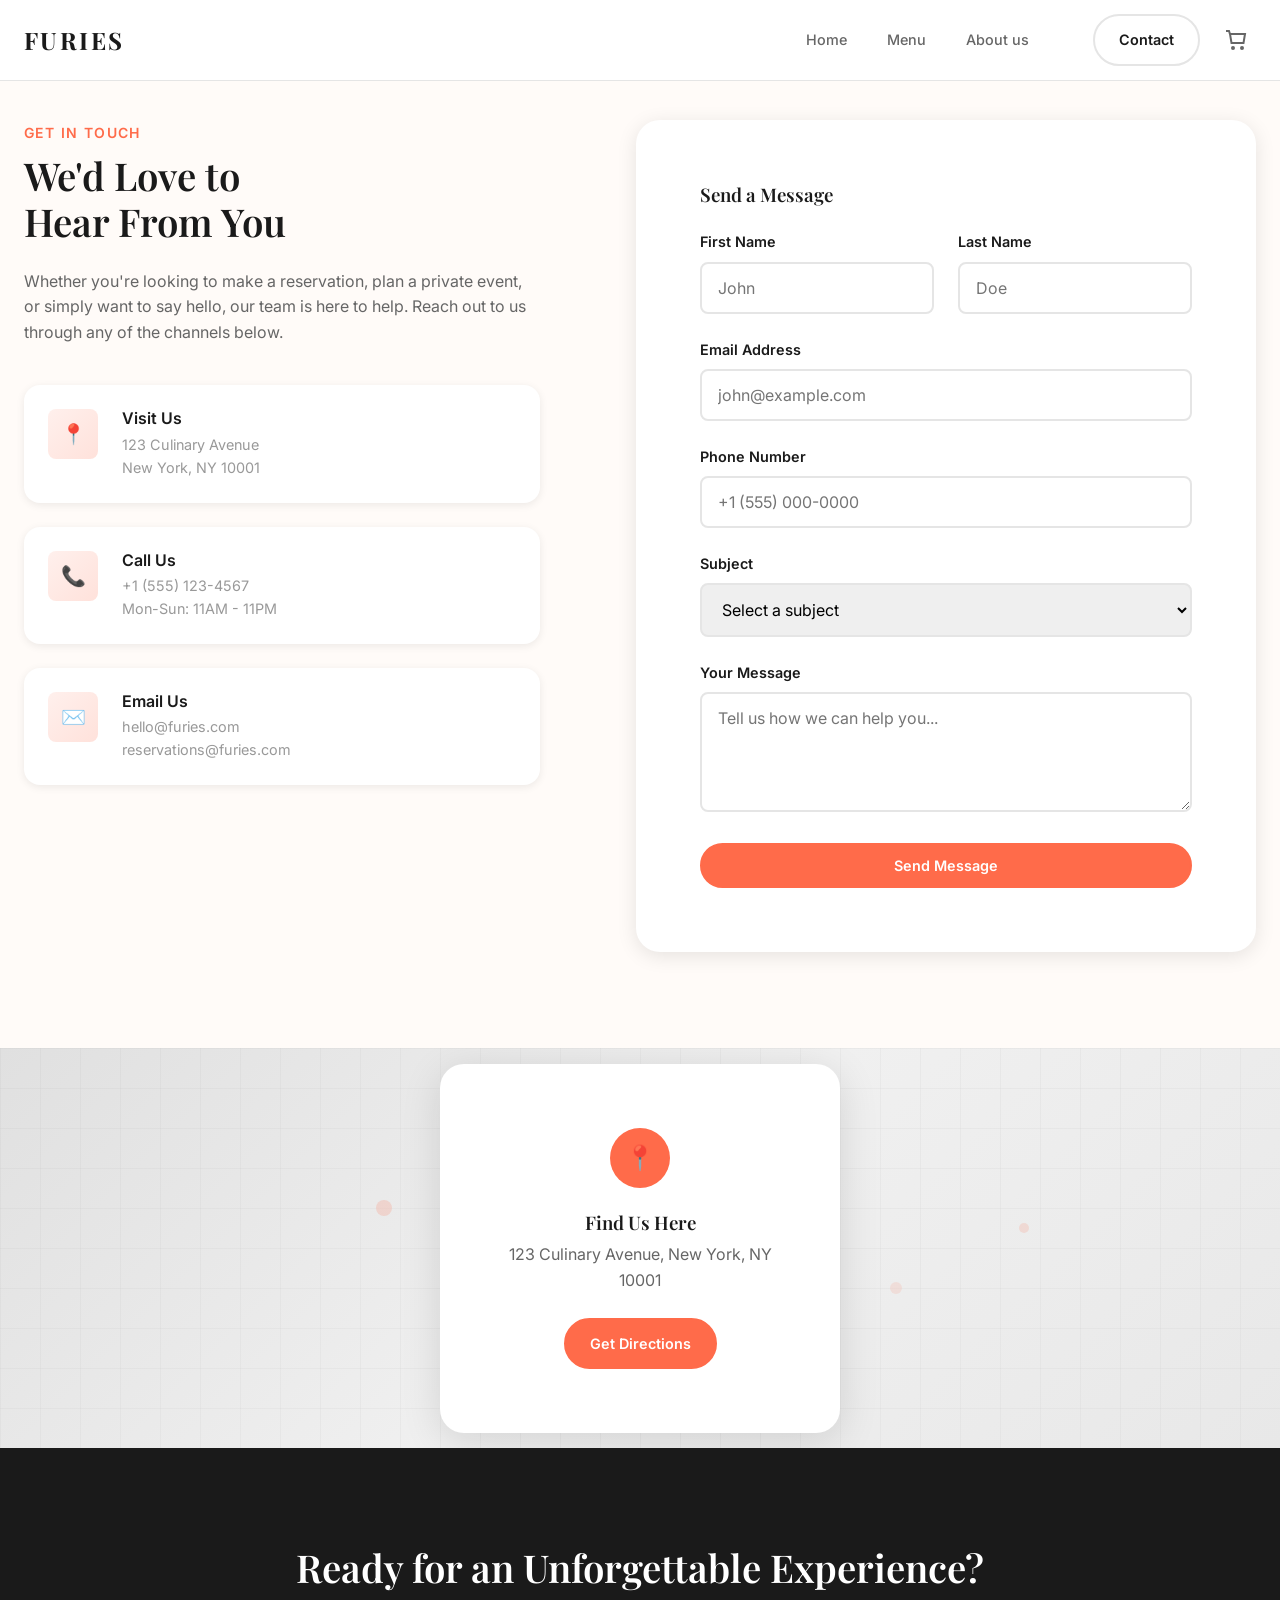
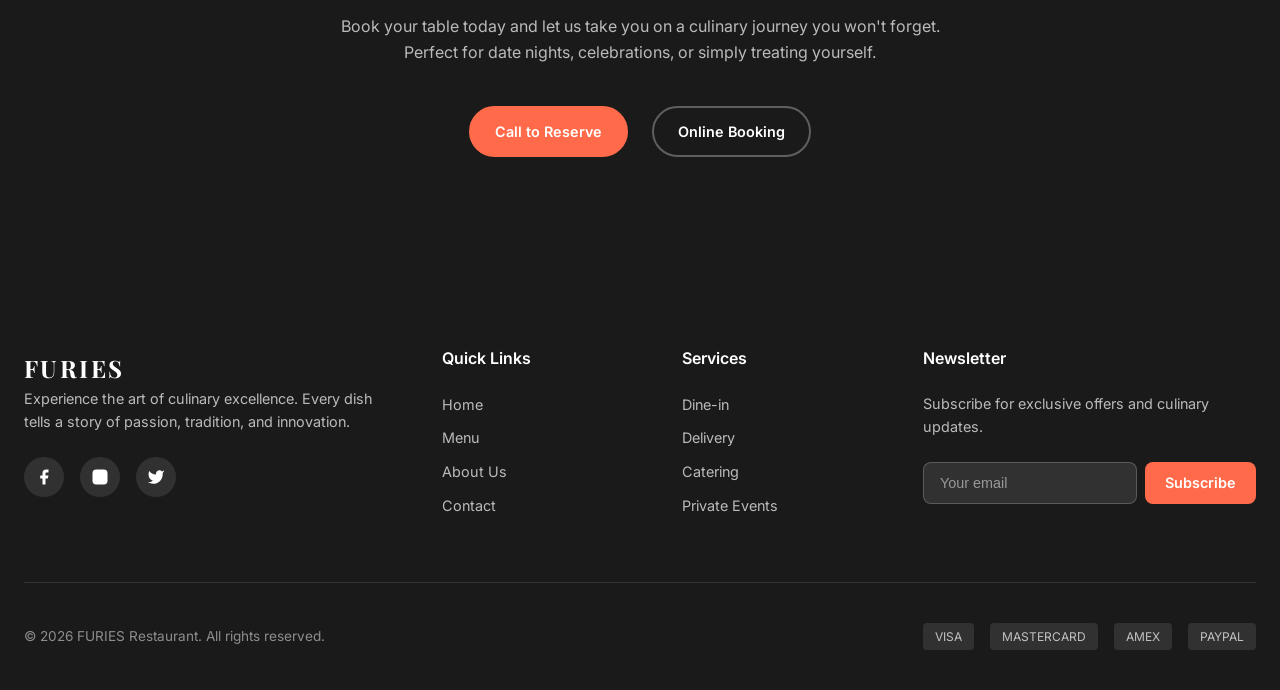
<file: contact.html>
<!DOCTYPE html>
<html lang="en">
<head>
  <meta charset="UTF-8">
  <meta name="viewport" content="width=device-width, initial-scale=1.0">
  <title>Contact Us - FURIES Restaurant</title>
  <link rel="preconnect" href="https://fonts.googleapis.com">
  <link rel="preconnect" href="https://fonts.gstatic.com" crossorigin>
  <link href="https://fonts.googleapis.com/css2?family=Inter:wght@400;500;600;700&family=Playfair+Display:wght@400;500;600;700&display=swap" rel="stylesheet">
  <link rel="stylesheet" href="styles.css">
</head>
<body>
  <!-- Header -->
  <header class="header" id="header">
    <div class="container">
      <div class="header-inner">
        <a href="index.html" class="logo">FURIES</a>
        
        <nav class="nav-desktop">
          <ul class="nav-links">
            <li><a href="index.html">Home</a></li>
            <li><a href="menu.html">Menu</a></li>
            <li><a href="about.html">About us</a></li>
          </ul>
          <div class="nav-actions">
            <a href="contact.html" class="btn btn-outline">Contact</a>
            <button class="btn btn-ghost cart-btn" id="cartBtn">
              <svg width="24" height="24" viewBox="0 0 24 24" fill="none" stroke="currentColor" stroke-width="2">
                <path d="M6 6h15l-1.5 9h-12z"></path>
                <circle cx="9" cy="20" r="1"></circle>
                <circle cx="18" cy="20" r="1"></circle>
                <path d="M6 6L5 3H2"></path>
              </svg>
              <span class="cart-count" id="cartCount">0</span>
            </button>
          </div>
        </nav>
        
        <button class="menu-toggle" id="menuToggle">
          <span></span>
          <span></span>
          <span></span>
        </button>
      </div>
    </div>
    
    <nav class="nav-mobile" id="navMobile">
      <ul class="nav-links">
        <li><a href="index.html">Home</a></li>
        <li><a href="menu.html">Menu</a></li>
        <li><a href="about.html">About us</a></li>
        <li><a href="contact.html">Contact</a></li>
      </ul>
    </nav>
  </header>

  <!-- Contact Section -->
  <section class="contact-section">
    <div class="container">
      <div class="contact-grid">
        <div class="contact-info animate-on-scroll">
          <span class="section-label">Get In Touch</span>
          <h2>We'd Love to<br>Hear From You</h2>
          <p>Whether you're looking to make a reservation, plan a private event, or simply want to say hello, our team is here to help. Reach out to us through any of the channels below.</p>
          
          <div class="contact-details">
            <div class="contact-item">
              <div class="contact-item-icon">📍</div>
              <div class="contact-item-content">
                <h5>Visit Us</h5>
                <p>123 Culinary Avenue<br>New York, NY 10001</p>
              </div>
            </div>
            
            <div class="contact-item">
              <div class="contact-item-icon">📞</div>
              <div class="contact-item-content">
                <h5>Call Us</h5>
                <p>+1 (555) 123-4567<br>Mon-Sun: 11AM - 11PM</p>
              </div>
            </div>
            
            <div class="contact-item">
              <div class="contact-item-icon">✉️</div>
              <div class="contact-item-content">
                <h5>Email Us</h5>
                <p>hello@furies.com<br>reservations@furies.com</p>
              </div>
            </div>
          </div>
        </div>
        
        <div class="contact-form animate-on-scroll">
          <h3 style="font-family: var(--font-display); margin-bottom: var(--space-md);">Send a Message</h3>
          <form id="contactForm">
            <div class="form-row">
              <div class="form-group">
                <label for="firstName">First Name</label>
                <input type="text" id="firstName" name="firstName" placeholder="John" required>
              </div>
              <div class="form-group">
                <label for="lastName">Last Name</label>
                <input type="text" id="lastName" name="lastName" placeholder="Doe" required>
              </div>
            </div>
            
            <div class="form-group">
              <label for="email">Email Address</label>
              <input type="email" id="email" name="email" placeholder="john@example.com" required>
            </div>
            
            <div class="form-group">
              <label for="phone">Phone Number</label>
              <input type="tel" id="phone" name="phone" placeholder="+1 (555) 000-0000">
            </div>
            
            <div class="form-group">
              <label for="subject">Subject</label>
              <select id="subject" name="subject" required>
                <option value="">Select a subject</option>
                <option value="reservation">Make a Reservation</option>
                <option value="private-event">Private Event Inquiry</option>
                <option value="catering">Catering Services</option>
                <option value="feedback">Feedback</option>
                <option value="other">Other</option>
              </select>
            </div>
            
            <div class="form-group">
              <label for="message">Your Message</label>
              <textarea id="message" name="message" placeholder="Tell us how we can help you..." required></textarea>
            </div>
            
            <button type="submit" class="btn btn-primary" style="width: 100%;">Send Message</button>
          </form>
        </div>
      </div>
    </div>
  </section>

  <!-- Map Section -->
  <section style="padding: 0; background: var(--bg-light);">
    <div style="width: 100%; height: 400px; background: linear-gradient(135deg, #e0e0e0 0%, #f0f0f0 50%, #e8e8e8 100%); display: flex; align-items: center; justify-content: center; position: relative; overflow: hidden;">
      <!-- Decorative map pattern -->
      <svg width="100%" height="100%" style="position: absolute; opacity: 0.3;">
        <pattern id="grid" width="40" height="40" patternUnits="userSpaceOnUse">
          <path d="M 40 0 L 0 0 0 40" fill="none" stroke="#999" stroke-width="0.5"/>
        </pattern>
        <rect width="100%" height="100%" fill="url(#grid)" />
        <!-- Decorative location markers -->
        <circle cx="30%" cy="40%" r="8" fill="#FF6B4A" opacity="0.6"/>
        <circle cx="70%" cy="60%" r="6" fill="#FF6B4A" opacity="0.4"/>
        <circle cx="50%" cy="30%" r="4" fill="#FF6B4A" opacity="0.3"/>
        <circle cx="80%" cy="45%" r="5" fill="#FF6B4A" opacity="0.5"/>
      </svg>
      
      <div style="text-align: center; z-index: 1; background: white; padding: var(--space-xl); border-radius: var(--radius-lg); box-shadow: var(--shadow-lg); max-width: 400px;">
        <div style="width: 60px; height: 60px; background: var(--primary); border-radius: 50%; display: flex; align-items: center; justify-content: center; margin: 0 auto var(--space-md); font-size: 1.5rem;">📍</div>
        <h3 style="font-family: var(--font-display); margin-bottom: var(--space-xs);">Find Us Here</h3>
        <p style="color: var(--text-light); margin-bottom: var(--space-md);">123 Culinary Avenue, New York, NY 10001</p>
        <a href="https://maps.google.com" target="_blank" class="btn btn-primary">Get Directions</a>
      </div>
    </div>
  </section>

  <!-- Reservation CTA -->
  <section class="section" style="background: var(--secondary); color: white; text-align: center;">
    <div class="container">
      <div class="animate-on-scroll">
        <h2 style="font-family: var(--font-display); font-size: clamp(1.75rem, 3vw, 2.5rem); margin-bottom: var(--space-md);">Ready for an Unforgettable Experience?</h2>
        <p style="color: rgba(255,255,255,0.7); max-width: 600px; margin: 0 auto var(--space-lg);">Book your table today and let us take you on a culinary journey you won't forget. Perfect for date nights, celebrations, or simply treating yourself.</p>
        <div style="display: flex; gap: var(--space-md); justify-content: center; flex-wrap: wrap;">
          <a href="tel:+15551234567" class="btn btn-primary" style="background: var(--primary); border-color: var(--primary);">Call to Reserve</a>
          <a href="#" class="btn btn-outline" style="border-color: rgba(255,255,255,0.3); color: white;">Online Booking</a>
        </div>
      </div>
    </div>
  </section>

  <!-- Footer -->
  <footer class="footer">
    <div class="container">
      <div class="footer-grid">
        <div class="footer-brand">
          <a href="index.html" class="logo">FURIES</a>
          <p>Experience the art of culinary excellence. Every dish tells a story of passion, tradition, and innovation.</p>
          <div class="social-links">
            <a href="#" aria-label="Facebook">
              <svg viewBox="0 0 24 24"><path d="M18 2h-3a5 5 0 0 0-5 5v3H7v4h3v8h4v-8h3l1-4h-4V7a1 1 0 0 1 1-1h3z"/></svg>
            </a>
            <a href="#" aria-label="Instagram">
              <svg viewBox="0 0 24 24"><rect x="2" y="2" width="20" height="20" rx="5" ry="5"/><path d="M16 11.37A4 4 0 1 1 12.63 8 4 4 0 0 1 16 11.37z"/><line x1="17.5" y1="6.5" x2="17.51" y2="6.5"/></svg>
            </a>
            <a href="#" aria-label="Twitter">
              <svg viewBox="0 0 24 24"><path d="M23 3a10.9 10.9 0 0 1-3.14 1.53 4.48 4.48 0 0 0-7.86 3v1A10.66 10.66 0 0 1 3 4s-4 9 5 13a11.64 11.64 0 0 1-7 2c9 5 20 0 20-11.5a4.5 4.5 0 0 0-.08-.83A7.72 7.72 0 0 0 23 3z"/></svg>
            </a>
          </div>
        </div>
        
        <div class="footer-links">
          <h5>Quick Links</h5>
          <ul>
            <li><a href="index.html">Home</a></li>
            <li><a href="menu.html">Menu</a></li>
            <li><a href="about.html">About Us</a></li>
            <li><a href="contact.html">Contact</a></li>
          </ul>
        </div>
        
        <div class="footer-links">
          <h5>Services</h5>
          <ul>
            <li><a href="#">Dine-in</a></li>
            <li><a href="#">Delivery</a></li>
            <li><a href="#">Catering</a></li>
            <li><a href="#">Private Events</a></li>
          </ul>
        </div>
        
        <div class="footer-newsletter">
          <h5>Newsletter</h5>
          <p>Subscribe for exclusive offers and culinary updates.</p>
          <form class="newsletter-form" id="newsletterForm">
            <input type="email" placeholder="Your email" required>
            <button type="submit">Subscribe</button>
          </form>
        </div>
      </div>
      
      <div class="footer-bottom">
        <p>&copy; 2026 FURIES Restaurant. All rights reserved.</p>
        <div class="payment-methods">
          <span>VISA</span>
          <span>MASTERCARD</span>
          <span>AMEX</span>
          <span>PAYPAL</span>
        </div>
      </div>
    </div>
  </footer>

  <!-- Cart Sidebar -->
  <div class="cart-overlay" id="cartOverlay"></div>
  <div class="cart-sidebar" id="cartSidebar">
    <div class="cart-header">
      <h3>Your Cart</h3>
      <button class="cart-close" id="cartClose">
        <svg viewBox="0 0 24 24"><path d="M18 6L6 18M6 6l12 12"/></svg>
      </button>
    </div>
    <div class="cart-items" id="cartItems">
      <div class="cart-empty">
        <svg viewBox="0 0 24 24"><circle cx="9" cy="21" r="1"/><circle cx="20" cy="21" r="1"/><path d="M1 1h4l2.68 13.39a2 2 0 0 0 2 1.61h9.72a2 2 0 0 0 2-1.61L23 6H6"/></svg>
        <p>Your cart is empty</p>
      </div>
    </div>
    <div class="cart-footer">
      <div class="cart-total">
        <span>Total</span>
        <span class="total-price" id="cartTotal">$0.00</span>
      </div>
      <button class="btn btn-primary" id="checkoutBtn">Checkout</button>
    </div>
  </div>

  <script src="app.js"></script>
</body>
</html>
</file>
<file: styles.css>
/* ============================================
   FURIES RESTAURANT - DESIGN SYSTEM
   ============================================ */

/* CSS Variables */
:root {
  /* Colors */
  --primary: #FF6B4A;
  --primary-dark: #E55A3A;
  --primary-light: #FF8F7A;
  --secondary: #1A1A1A;
  --text-dark: #1A1A1A;
  --text-light: #666666;
  --text-muted: #999999;
  --bg-white: #FFFFFF;
  --bg-cream: #FFFBF8;
  --bg-light: #F5F5F5;
  --border-light: #E5E5E5;
  
  /* Typography */
  --font-display: 'Playfair Display', Georgia, serif;
  --font-body: 'Inter', -apple-system, BlinkMacSystemFont, sans-serif;
  
  /* Spacing */
  --space-xs: 0.5rem;
  --space-sm: 1rem;
  --space-md: 1.5rem;
  --space-lg: 2.5rem;
  --space-xl: 4rem;
  --space-2xl: 6rem;
  
  /* Transitions */
  --transition-fast: 0.2s ease;
  --transition-base: 0.3s ease;
  --transition-slow: 0.5s ease;
  
  /* Shadows */
  --shadow-sm: 0 2px 8px rgba(0,0,0,0.08);
  --shadow-md: 0 4px 20px rgba(0,0,0,0.1);
  --shadow-lg: 0 8px 40px rgba(0,0,0,0.12);
  
  /* Border Radius */
  --radius-sm: 8px;
  --radius-md: 16px;
  --radius-lg: 24px;
  --radius-full: 50%;
}

/* Reset & Base */
*, *::before, *::after {
  box-sizing: border-box;
  margin: 0;
  padding: 0;
}

html {
  scroll-behavior: smooth;
  font-size: 16px;
}

body {
  font-family: var(--font-body);
  color: var(--text-dark);
  background: var(--bg-white);
  line-height: 1.6;
  overflow-x: hidden;
}

img {
  max-width: 100%;
  height: auto;
  display: block;
}

a {
  text-decoration: none;
  color: inherit;
  transition: var(--transition-base);
}

button {
  font-family: var(--font-body);
  cursor: pointer;
  border: none;
  background: none;
}

ul {
  list-style: none;
}

/* ============================================
   TYPOGRAPHY
   ============================================ */

h1, h2, h3, h4, h5, h6 {
  font-family: var(--font-display);
  font-weight: 600;
  line-height: 1.2;
}

.display-xl {
  font-size: clamp(2.5rem, 6vw, 4.5rem);
  letter-spacing: -0.02em;
}

.display-lg {
  font-size: clamp(2rem, 4vw, 3rem);
}

.display-md {
  font-size: clamp(1.5rem, 3vw, 2rem);
}

.section-title {
  font-family: var(--font-display);
  font-size: clamp(1.75rem, 3vw, 2.5rem);
  margin-bottom: var(--space-md);
}

.text-gradient {
  background: linear-gradient(135deg, var(--primary) 0%, var(--primary-dark) 100%);
  -webkit-background-clip: text;
  -webkit-text-fill-color: transparent;
  background-clip: text;
}

/* ============================================
   LAYOUT
   ============================================ */

.container {
  width: 100%;
  max-width: 1400px;
  margin: 0 auto;
  padding: 0 var(--space-md);
}

.section {
  padding: var(--space-2xl) 0;
}

.section-header {
  text-align: center;
  margin-bottom: var(--space-xl);
}

.section-label {
  display: inline-block;
  color: var(--primary);
  font-size: 0.875rem;
  font-weight: 600;
  text-transform: uppercase;
  letter-spacing: 0.1em;
  margin-bottom: var(--space-xs);
}

/* ============================================
   HEADER & NAVIGATION
   ============================================ */

.header {
  position: fixed;
  top: 0;
  left: 0;
  right: 0;
  z-index: 1000;
  background: rgba(255, 255, 255, 0.95);
  backdrop-filter: blur(20px);
  border-bottom: 1px solid var(--border-light);
  transition: var(--transition-base);
}

.header.scrolled {
  box-shadow: var(--shadow-sm);
}

.header-inner {
  display: flex;
  align-items: center;
  justify-content: space-between;
  height: 80px;
}

.logo {
  font-family: var(--font-display);
  font-size: 1.5rem;
  font-weight: 700;
  letter-spacing: 0.1em;
}

.nav-desktop {
  display: flex;
  align-items: center;
  gap: var(--space-xl);
}

.nav-links {
  display: flex;
  gap: var(--space-lg);
}

.nav-links a {
  font-size: 0.9rem;
  font-weight: 500;
  color: var(--text-light);
  position: relative;
}

.nav-links a:hover,
.nav-links a.active {
  color: var(--text-dark);
}

.nav-links a::after {
  content: '';
  position: absolute;
  bottom: -4px;
  left: 0;
  width: 0;
  height: 2px;
  background: var(--primary);
  transition: var(--transition-base);
}

.nav-links a:hover::after,
.nav-links a.active::after {
  width: 100%;
}

.nav-actions {
  display: flex;
  align-items: center;
  gap: var(--space-sm);
}

.btn {
  display: inline-flex;
  align-items: center;
  justify-content: center;
  gap: 0.5rem;
  padding: 0.75rem 1.5rem;
  font-size: 0.9rem;
  font-weight: 600;
  border-radius: 50px;
  transition: var(--transition-base);
}

.btn-primary {
  background: var(--primary);
  color: white;
  border: 2px solid var(--primary);
}

.btn-primary:hover {
  background: var(--primary-dark);
  border-color: var(--primary-dark);
  transform: translateY(-2px);
  box-shadow: var(--shadow-md);
}

.btn-outline {
  background: transparent;
  color: var(--text-dark);
  border: 2px solid var(--border-light);
}

.btn-outline:hover {
  border-color: var(--primary);
  color: var(--primary);
}

.btn-ghost {
  padding: 0.5rem;
  color: var(--text-light);
}

.btn-ghost:hover {
  color: var(--primary);
}

.cart-btn {
  position: relative;
}

.cart-count {
  position: absolute;
  top: -4px;
  right: -4px;
  width: 18px;
  height: 18px;
  background: var(--primary);
  color: white;
  font-size: 0.7rem;
  font-weight: 700;
  border-radius: 50%;
  display: flex;
  align-items: center;
  justify-content: center;
}

/* Mobile Menu Toggle */
.menu-toggle {
  display: none;
  flex-direction: column;
  gap: 5px;
  padding: 0.5rem;
}

.menu-toggle span {
  display: block;
  width: 24px;
  height: 2px;
  background: var(--text-dark);
  transition: var(--transition-base);
}

.menu-toggle.active span:nth-child(1) {
  transform: rotate(45deg) translate(5px, 5px);
}

.menu-toggle.active span:nth-child(2) {
  opacity: 0;
}

.menu-toggle.active span:nth-child(3) {
  transform: rotate(-45deg) translate(5px, -5px);
}

/* Mobile Navigation */
.nav-mobile {
  position: fixed;
  top: 80px;
  left: 0;
  right: 0;
  background: white;
  padding: var(--space-lg);
  transform: translateY(-100%);
  opacity: 0;
  visibility: hidden;
  transition: var(--transition-base);
  border-bottom: 1px solid var(--border-light);
  box-shadow: var(--shadow-md);
}

.nav-mobile.active {
  transform: translateY(0);
  opacity: 1;
  visibility: visible;
}

.nav-mobile .nav-links {
  flex-direction: column;
  gap: var(--space-md);
}

.nav-mobile .nav-links a {
  font-size: 1.1rem;
  padding: 0.5rem 0;
}

/* ============================================
   HERO SECTION
   ============================================ */

.hero {
  padding-top: 120px;
  padding-bottom: var(--space-2xl);
  background: var(--bg-cream);
  position: relative;
  overflow: hidden;
}

.hero::before {
  content: '';
  position: absolute;
  top: 20%;
  right: -10%;
  width: 500px;
  height: 500px;
  background: radial-gradient(circle, rgba(255, 107, 74, 0.08) 0%, transparent 70%);
  border-radius: 50%;
  pointer-events: none;
}

.hero-grid {
  display: grid;
  grid-template-columns: 1fr 1.2fr 1fr;
  gap: var(--space-lg);
  align-items: center;
}

.hero-content-left {
  display: flex;
  flex-direction: column;
  gap: var(--space-md);
}

.reviews-badge {
  display: flex;
  align-items: center;
  gap: var(--space-sm);
}

.avatar-group {
  display: flex;
}

.avatar-group img {
  width: 40px;
  height: 40px;
  border-radius: 50%;
  border: 3px solid white;
  margin-left: -10px;
  object-fit: cover;
}

.avatar-group img:first-child {
  margin-left: 0;
}

.reviews-text {
  font-size: 0.85rem;
}

.reviews-text strong {
  display: block;
  font-size: 1.1rem;
  color: var(--text-dark);
}

.reviews-text span {
  color: var(--text-muted);
}

.hero-title {
  font-family: var(--font-display);
  font-size: clamp(2rem, 5vw, 3.5rem);
  line-height: 1.1;
  letter-spacing: -0.02em;
}

.hero-title .decorative-o {
  display: inline-block;
  position: relative;
}

.hero-title .decorative-o::before {
  content: '';
  position: absolute;
  top: 50%;
  left: 50%;
  transform: translate(-50%, -50%);
  width: 0.7em;
  height: 0.7em;
  border: 3px solid var(--text-dark);
  border-radius: 50%;
}

.hero-title .decorative-o::after {
  content: '';
  position: absolute;
  top: 40%;
  left: 50%;
  transform: translateX(-50%);
  width: 4px;
  height: 4px;
  background: var(--text-dark);
  border-radius: 50%;
}

.hero-description {
  color: var(--text-light);
  font-size: 0.95rem;
  max-width: 300px;
}

.video-trigger {
  display: flex;
  align-items: center;
  gap: var(--space-sm);
  margin-top: var(--space-sm);
}

.video-thumb {
  position: relative;
  width: 80px;
  height: 80px;
  border-radius: var(--radius-md);
  overflow: hidden;
  cursor: pointer;
}

.video-thumb img {
  width: 100%;
  height: 100%;
  object-fit: cover;
}

.play-btn {
  position: absolute;
  top: 50%;
  left: 50%;
  transform: translate(-50%, -50%);
  width: 40px;
  height: 40px;
  background: white;
  border-radius: 50%;
  display: flex;
  align-items: center;
  justify-content: center;
  box-shadow: var(--shadow-md);
  transition: var(--transition-base);
}

.play-btn:hover {
  transform: translate(-50%, -50%) scale(1.1);
}

.play-btn svg {
  width: 16px;
  height: 16px;
  fill: var(--primary);
  margin-left: 2px;
}

.video-label {
  font-size: 0.85rem;
  color: var(--text-light);
}

.video-label strong {
  display: block;
  color: var(--text-dark);
  font-size: 1rem;
}

/* Hero Center - Food Image */
.hero-center {
  position: relative;
  display: flex;
  justify-content: center;
  align-items: center;
}

.food-frame {
  position: relative;
  width: 100%;
  max-width: 450px;
}

.food-frame-inner {
  position: relative;
  border-radius: 200px 200px 100px 100px;
  overflow: hidden;
  background: var(--secondary);
  aspect-ratio: 3/4;
}

.food-frame-inner img {
  width: 100%;
  height: 100%;
  object-fit: cover;
}

.curved-text {
  position: absolute;
  top: 50%;
  left: 50%;
  transform: translate(-50%, -50%);
  width: 120%;
  height: 120%;
  pointer-events: none;
}

.curved-text svg {
  width: 100%;
  height: 100%;
  animation: rotate-slow 20s linear infinite;
}

@keyframes rotate-slow {
  from { transform: rotate(0deg); }
  to { transform: rotate(360deg); }
}

.curved-text text {
  font-family: var(--font-display);
  font-size: 12px;
  font-weight: 600;
  letter-spacing: 0.3em;
  fill: var(--text-dark);
  text-transform: uppercase;
}

.floating-badge {
  position: absolute;
  top: 10%;
  right: 0;
  width: 80px;
  height: 80px;
  background: var(--primary);
  border-radius: 50%;
  display: flex;
  flex-direction: column;
  align-items: center;
  justify-content: center;
  color: white;
  font-size: 0.7rem;
  font-weight: 600;
  text-align: center;
  line-height: 1.2;
  animation: float 3s ease-in-out infinite;
  box-shadow: var(--shadow-md);
}

@keyframes float {
  0%, 100% { transform: translateY(0); }
  50% { transform: translateY(-10px); }
}

.floating-badge svg {
  width: 20px;
  height: 20px;
  stroke: white;
  stroke-width: 2;
  fill: none;
  margin-top: 4px;
}

/* Hero Right - Offers */
.hero-content-right {
  display: flex;
  flex-direction: column;
  gap: var(--space-lg);
}

.offer-card {
  display: flex;
  align-items: center;
  gap: var(--space-md);
  padding: var(--space-md);
  background: white;
  border-radius: var(--radius-md);
  box-shadow: var(--shadow-sm);
  transition: var(--transition-base);
}

.offer-card:hover {
  box-shadow: var(--shadow-md);
  transform: translateY(-4px);
}

.offer-icon {
  width: 50px;
  height: 50px;
  background: linear-gradient(135deg, rgba(255, 107, 74, 0.1) 0%, rgba(255, 107, 74, 0.2) 100%);
  border-radius: var(--radius-sm);
  display: flex;
  align-items: center;
  justify-content: center;
  font-size: 1.5rem;
}

.offer-content h4 {
  font-family: var(--font-body);
  font-size: 1rem;
  margin-bottom: 2px;
}

.offer-content p {
  font-size: 0.8rem;
  color: var(--text-muted);
}

.featured-dishes {
  display: flex;
  flex-direction: column;
  gap: var(--space-md);
}

.mini-dish {
  display: flex;
  align-items: center;
  gap: var(--space-md);
  padding: var(--space-sm);
  background: white;
  border-radius: var(--radius-md);
  box-shadow: var(--shadow-sm);
  transition: var(--transition-base);
}

.mini-dish:hover {
  box-shadow: var(--shadow-md);
}

.mini-dish img {
  width: 60px;
  height: 60px;
  border-radius: var(--radius-sm);
  object-fit: cover;
}

.mini-dish-info {
  flex: 1;
}

.mini-dish-info h5 {
  font-family: var(--font-body);
  font-size: 0.9rem;
  margin-bottom: 2px;
}

.mini-dish-info .price {
  display: flex;
  align-items: center;
  gap: 8px;
  font-size: 0.85rem;
}

.original-price {
  color: var(--text-muted);
  text-decoration: line-through;
}

.current-price {
  color: var(--primary);
  font-weight: 700;
}

.view-all-btn {
  display: inline-flex;
  align-items: center;
  gap: 0.5rem;
  font-size: 0.9rem;
  font-weight: 600;
  color: var(--text-dark);
  margin-top: var(--space-sm);
}

.view-all-btn:hover {
  color: var(--primary);
}

.view-all-btn svg {
  width: 16px;
  height: 16px;
  transition: var(--transition-base);
}

.view-all-btn:hover svg {
  transform: translateX(4px);
}

/* ============================================
   FOODIES WELCOME SECTION
   ============================================ */

.foodies-section {
  padding: var(--space-2xl) 0;
  background: white;
  position: relative;
}

.foodies-content {
  display: grid;
  grid-template-columns: 1fr 1fr;
  gap: var(--space-2xl);
  align-items: center;
}

.welcome-graphic {
  position: relative;
  display: flex;
  justify-content: center;
}

.welcome-circle {
  position: relative;
  width: 400px;
  height: 400px;
}

.welcome-circle-inner {
  position: absolute;
  top: 50%;
  left: 50%;
  transform: translate(-50%, -50%);
  width: 300px;
  height: 300px;
  background: linear-gradient(135deg, #f8f8f8 0%, #fff 100%);
  border-radius: 50%;
  display: flex;
  flex-direction: column;
  align-items: center;
  justify-content: center;
  box-shadow: var(--shadow-lg);
}

.welcome-smiley {
  width: 60px;
  height: 60px;
  background: var(--secondary);
  border-radius: 50%;
  position: relative;
  margin-bottom: var(--space-md);
}

.welcome-smiley::before {
  content: '';
  position: absolute;
  top: 35%;
  left: 30%;
  width: 8px;
  height: 8px;
  background: white;
  border-radius: 50%;
  box-shadow: 20px 0 0 white;
}

.welcome-smiley::after {
  content: '';
  position: absolute;
  bottom: 25%;
  left: 50%;
  transform: translateX(-50%);
  width: 24px;
  height: 12px;
  border: 3px solid white;
  border-top: none;
  border-radius: 0 0 24px 24px;
}

.welcome-circle-img {
  position: absolute;
  bottom: 0;
  left: 50%;
  transform: translateX(-50%);
  width: 200px;
  height: 150px;
  border-radius: 100px 100px 0 0;
  overflow: hidden;
}

.welcome-circle-img img {
  width: 100%;
  height: 100%;
  object-fit: cover;
}

.circular-text-container {
  position: absolute;
  top: 0;
  left: 0;
  width: 100%;
  height: 100%;
  animation: rotate-slow 30s linear infinite;
}

.circular-text-container text {
  font-family: var(--font-display);
  font-size: 14px;
  letter-spacing: 0.4em;
  fill: var(--text-dark);
  text-transform: uppercase;
}

.foodies-text h2 {
  font-size: clamp(1.75rem, 3vw, 2.5rem);
  margin-bottom: var(--space-md);
}

.foodies-text p {
  color: var(--text-light);
  margin-bottom: var(--space-lg);
  font-size: 1rem;
}

/* ============================================
   CATEGORIES SECTION
   ============================================ */

.categories-section {
  padding: var(--space-2xl) 0;
  background: var(--bg-cream);
}

.categories-grid {
  display: grid;
  grid-template-columns: repeat(4, 1fr);
  gap: var(--space-lg);
}

.category-card {
  text-align: center;
  padding: var(--space-lg);
  background: white;
  border-radius: var(--radius-lg);
  box-shadow: var(--shadow-sm);
  transition: var(--transition-base);
}

.category-card:hover {
  transform: translateY(-8px);
  box-shadow: var(--shadow-lg);
}

.category-img {
  width: 120px;
  height: 120px;
  margin: 0 auto var(--space-md);
  border-radius: 50%;
  overflow: hidden;
  border: 4px solid var(--bg-light);
  transition: var(--transition-base);
}

.category-card:hover .category-img {
  border-color: var(--primary-light);
}

.category-img img {
  width: 100%;
  height: 100%;
  object-fit: cover;
  transition: var(--transition-base);
}

.category-card:hover .category-img img {
  transform: scale(1.1);
}

.category-card h4 {
  font-family: var(--font-body);
  font-size: 1.1rem;
  margin-bottom: var(--space-xs);
}

.category-card .price {
  color: var(--primary);
  font-weight: 700;
  font-size: 1rem;
  margin-bottom: 4px;
}

.category-card .desc {
  font-size: 0.8rem;
  color: var(--text-muted);
}

/* ============================================
   MENU SECTION (for menu page)
   ============================================ */

.menu-section {
  padding-top: 120px;
  padding-bottom: var(--space-2xl);
  background: var(--bg-cream);
}

.menu-tabs {
  display: flex;
  justify-content: center;
  gap: var(--space-sm);
  margin-bottom: var(--space-xl);
  flex-wrap: wrap;
}

.menu-tab {
  padding: 0.75rem 1.5rem;
  font-size: 0.9rem;
  font-weight: 600;
  color: var(--text-light);
  background: white;
  border-radius: 50px;
  border: 2px solid transparent;
  transition: var(--transition-base);
}

.menu-tab:hover,
.menu-tab.active {
  color: var(--primary);
  border-color: var(--primary);
}

.menu-grid {
  display: grid;
  grid-template-columns: repeat(3, 1fr);
  gap: var(--space-lg);
}

.menu-item {
  background: white;
  border-radius: var(--radius-lg);
  overflow: hidden;
  box-shadow: var(--shadow-sm);
  transition: var(--transition-base);
}

.menu-item:hover {
  box-shadow: var(--shadow-lg);
  transform: translateY(-4px);
}

.menu-item-img {
  position: relative;
  height: 200px;
  overflow: hidden;
}

.menu-item-img img {
  width: 100%;
  height: 100%;
  object-fit: cover;
  transition: var(--transition-base);
}

.menu-item:hover .menu-item-img img {
  transform: scale(1.05);
}

.menu-item-badge {
  position: absolute;
  top: var(--space-sm);
  left: var(--space-sm);
  padding: 0.25rem 0.75rem;
  background: var(--primary);
  color: white;
  font-size: 0.75rem;
  font-weight: 600;
  border-radius: 20px;
}

.add-to-cart {
  position: absolute;
  bottom: var(--space-sm);
  right: var(--space-sm);
  width: 40px;
  height: 40px;
  background: white;
  border-radius: 50%;
  display: flex;
  align-items: center;
  justify-content: center;
  box-shadow: var(--shadow-md);
  transition: var(--transition-base);
}

.add-to-cart:hover {
  background: var(--primary);
}

.add-to-cart:hover svg {
  stroke: white;
}

.add-to-cart svg {
  width: 20px;
  height: 20px;
  stroke: var(--text-dark);
  stroke-width: 2;
  fill: none;
  transition: var(--transition-base);
}

.menu-item-content {
  padding: var(--space-md);
}

.menu-item-content h4 {
  font-family: var(--font-body);
  font-size: 1.1rem;
  margin-bottom: var(--space-xs);
}

.menu-item-content p {
  font-size: 0.85rem;
  color: var(--text-muted);
  margin-bottom: var(--space-sm);
}

.menu-item-footer {
  display: flex;
  align-items: center;
  justify-content: space-between;
}

.rating {
  display: flex;
  align-items: center;
  gap: 4px;
  font-size: 0.85rem;
  color: var(--text-muted);
}

.rating svg {
  width: 16px;
  height: 16px;
  fill: #FFC107;
}

.menu-price {
  font-size: 1.25rem;
  font-weight: 700;
  color: var(--primary);
}

/* ============================================
   ABOUT SECTION
   ============================================ */

.about-section {
  padding-top: 120px;
  padding-bottom: var(--space-2xl);
}

.about-grid {
  display: grid;
  grid-template-columns: 1fr 1fr;
  gap: var(--space-2xl);
  align-items: center;
}

.about-images {
  position: relative;
}

.about-img-main {
  border-radius: var(--radius-lg);
  overflow: hidden;
  box-shadow: var(--shadow-lg);
}

.about-img-main img {
  width: 100%;
  height: 500px;
  object-fit: cover;
}

.about-img-float {
  position: absolute;
  bottom: -30px;
  right: -30px;
  width: 200px;
  height: 200px;
  border-radius: var(--radius-lg);
  overflow: hidden;
  border: 4px solid white;
  box-shadow: var(--shadow-md);
}

.about-img-float img {
  width: 100%;
  height: 100%;
  object-fit: cover;
}

.experience-badge {
  position: absolute;
  top: 30px;
  left: -30px;
  width: 150px;
  height: 150px;
  background: var(--primary);
  border-radius: 50%;
  display: flex;
  flex-direction: column;
  align-items: center;
  justify-content: center;
  color: white;
  text-align: center;
  box-shadow: var(--shadow-md);
}

.experience-badge .years {
  font-family: var(--font-display);
  font-size: 2.5rem;
  font-weight: 700;
  line-height: 1;
}

.experience-badge .text {
  font-size: 0.8rem;
  opacity: 0.9;
}

.about-content h2 {
  font-size: clamp(1.75rem, 3vw, 2.5rem);
  margin-bottom: var(--space-md);
}

.about-content p {
  color: var(--text-light);
  margin-bottom: var(--space-md);
}

.features-list {
  display: grid;
  grid-template-columns: repeat(2, 1fr);
  gap: var(--space-md);
  margin-top: var(--space-lg);
}

.feature-item {
  display: flex;
  align-items: flex-start;
  gap: var(--space-sm);
}

.feature-icon {
  width: 48px;
  height: 48px;
  background: linear-gradient(135deg, rgba(255, 107, 74, 0.1) 0%, rgba(255, 107, 74, 0.2) 100%);
  border-radius: var(--radius-sm);
  display: flex;
  align-items: center;
  justify-content: center;
  font-size: 1.25rem;
  flex-shrink: 0;
}

.feature-item h5 {
  font-family: var(--font-body);
  font-size: 1rem;
  margin-bottom: 4px;
}

.feature-item p {
  font-size: 0.85rem;
  margin: 0;
}

/* ============================================
   CONTACT SECTION
   ============================================ */

.contact-section {
  padding-top: 120px;
  padding-bottom: var(--space-2xl);
  background: var(--bg-cream);
}

.contact-grid {
  display: grid;
  grid-template-columns: 1fr 1.2fr;
  gap: var(--space-2xl);
}

.contact-info h2 {
  font-size: clamp(1.75rem, 3vw, 2.5rem);
  margin-bottom: var(--space-md);
}

.contact-info > p {
  color: var(--text-light);
  margin-bottom: var(--space-lg);
}

.contact-details {
  display: flex;
  flex-direction: column;
  gap: var(--space-md);
}

.contact-item {
  display: flex;
  align-items: flex-start;
  gap: var(--space-md);
  padding: var(--space-md);
  background: white;
  border-radius: var(--radius-md);
  box-shadow: var(--shadow-sm);
}

.contact-item-icon {
  width: 50px;
  height: 50px;
  background: linear-gradient(135deg, rgba(255, 107, 74, 0.1) 0%, rgba(255, 107, 74, 0.2) 100%);
  border-radius: var(--radius-sm);
  display: flex;
  align-items: center;
  justify-content: center;
  font-size: 1.25rem;
  flex-shrink: 0;
}

.contact-item-content h5 {
  font-family: var(--font-body);
  font-size: 1rem;
  margin-bottom: 4px;
}

.contact-item-content p {
  font-size: 0.9rem;
  color: var(--text-muted);
  margin: 0;
}

.contact-form {
  background: white;
  padding: var(--space-xl);
  border-radius: var(--radius-lg);
  box-shadow: var(--shadow-md);
}

.form-group {
  margin-bottom: var(--space-md);
}

.form-group label {
  display: block;
  font-size: 0.9rem;
  font-weight: 600;
  margin-bottom: var(--space-xs);
  color: var(--text-dark);
}

.form-group input,
.form-group textarea,
.form-group select {
  width: 100%;
  padding: 0.875rem 1rem;
  font-size: 1rem;
  border: 2px solid var(--border-light);
  border-radius: var(--radius-sm);
  transition: var(--transition-base);
  font-family: var(--font-body);
}

.form-group input:focus,
.form-group textarea:focus,
.form-group select:focus {
  outline: none;
  border-color: var(--primary);
}

.form-group textarea {
  min-height: 120px;
  resize: vertical;
}

.form-row {
  display: grid;
  grid-template-columns: 1fr 1fr;
  gap: var(--space-md);
}

/* ============================================
   TESTIMONIALS
   ============================================ */

.testimonials-section {
  padding: var(--space-2xl) 0;
  background: white;
}

.testimonials-slider {
  position: relative;
  max-width: 800px;
  margin: 0 auto;
}

.testimonial {
  text-align: center;
  padding: var(--space-xl);
}

.testimonial-avatar {
  width: 80px;
  height: 80px;
  border-radius: 50%;
  overflow: hidden;
  margin: 0 auto var(--space-md);
  border: 4px solid var(--primary-light);
}

.testimonial-avatar img {
  width: 100%;
  height: 100%;
  object-fit: cover;
}

.testimonial-rating {
  display: flex;
  justify-content: center;
  gap: 4px;
  margin-bottom: var(--space-md);
}

.testimonial-rating svg {
  width: 24px;
  height: 24px;
  fill: #FFC107;
}

.testimonial-text {
  font-family: var(--font-display);
  font-size: 1.25rem;
  font-style: italic;
  color: var(--text-dark);
  margin-bottom: var(--space-md);
  line-height: 1.6;
}

.testimonial-author h4 {
  font-family: var(--font-body);
  font-size: 1.1rem;
  margin-bottom: 4px;
}

.testimonial-author p {
  font-size: 0.9rem;
  color: var(--text-muted);
}

.testimonial-nav {
  display: flex;
  justify-content: center;
  gap: var(--space-sm);
  margin-top: var(--space-lg);
}

.testimonial-nav button {
  width: 48px;
  height: 48px;
  border: 2px solid var(--border-light);
  border-radius: 50%;
  display: flex;
  align-items: center;
  justify-content: center;
  transition: var(--transition-base);
}

.testimonial-nav button:hover {
  border-color: var(--primary);
  background: var(--primary);
}

.testimonial-nav button:hover svg {
  stroke: white;
}

.testimonial-nav svg {
  width: 20px;
  height: 20px;
  stroke: var(--text-dark);
  stroke-width: 2;
  fill: none;
}

/* ============================================
   FOOTER
   ============================================ */

.footer {
  background: var(--secondary);
  color: white;
  padding: var(--space-2xl) 0 var(--space-lg);
}

.footer-grid {
  display: grid;
  grid-template-columns: 2fr 1fr 1fr 1.5fr;
  gap: var(--space-xl);
  margin-bottom: var(--space-xl);
}

.footer-brand .logo {
  color: white;
  margin-bottom: var(--space-md);
}

.footer-brand p {
  color: rgba(255, 255, 255, 0.7);
  font-size: 0.9rem;
  margin-bottom: var(--space-md);
}

.social-links {
  display: flex;
  gap: var(--space-sm);
}

.social-links a {
  width: 40px;
  height: 40px;
  background: rgba(255, 255, 255, 0.1);
  border-radius: 50%;
  display: flex;
  align-items: center;
  justify-content: center;
  transition: var(--transition-base);
}

.social-links a:hover {
  background: var(--primary);
  transform: translateY(-4px);
}

.social-links svg {
  width: 18px;
  height: 18px;
  fill: white;
}

.footer-links h5 {
  font-family: var(--font-body);
  font-size: 1rem;
  margin-bottom: var(--space-md);
  color: white;
}

.footer-links ul {
  display: flex;
  flex-direction: column;
  gap: var(--space-xs);
}

.footer-links a {
  color: rgba(255, 255, 255, 0.7);
  font-size: 0.9rem;
  transition: var(--transition-base);
}

.footer-links a:hover {
  color: var(--primary);
  padding-left: 4px;
}

.footer-newsletter h5 {
  font-family: var(--font-body);
  font-size: 1rem;
  margin-bottom: var(--space-md);
  color: white;
}

.footer-newsletter p {
  color: rgba(255, 255, 255, 0.7);
  font-size: 0.9rem;
  margin-bottom: var(--space-md);
}

.newsletter-form {
  display: flex;
  gap: var(--space-xs);
}

.newsletter-form input {
  flex: 1;
  padding: 0.75rem 1rem;
  background: rgba(255, 255, 255, 0.1);
  border: 1px solid rgba(255, 255, 255, 0.2);
  border-radius: var(--radius-sm);
  color: white;
  font-size: 0.9rem;
}

.newsletter-form input::placeholder {
  color: rgba(255, 255, 255, 0.5);
}

.newsletter-form button {
  padding: 0.75rem 1.25rem;
  background: var(--primary);
  color: white;
  border-radius: var(--radius-sm);
  font-weight: 600;
  font-size: 0.9rem;
  transition: var(--transition-base);
}

.newsletter-form button:hover {
  background: var(--primary-light);
}

.footer-bottom {
  border-top: 1px solid rgba(255, 255, 255, 0.1);
  padding-top: var(--space-lg);
  display: flex;
  justify-content: space-between;
  align-items: center;
}

.footer-bottom p {
  color: rgba(255, 255, 255, 0.5);
  font-size: 0.85rem;
}

.payment-methods {
  display: flex;
  gap: var(--space-sm);
}

.payment-methods span {
  padding: 0.25rem 0.75rem;
  background: rgba(255, 255, 255, 0.1);
  border-radius: 4px;
  font-size: 0.75rem;
  color: rgba(255, 255, 255, 0.7);
}

/* ============================================
   ANIMATIONS
   ============================================ */

@keyframes fadeInUp {
  from {
    opacity: 0;
    transform: translateY(30px);
  }
  to {
    opacity: 1;
    transform: translateY(0);
  }
}

.animate-on-scroll {
  opacity: 0;
  transform: translateY(30px);
  transition: opacity 0.6s ease, transform 0.6s ease;
}

.animate-on-scroll.visible {
  opacity: 1;
  transform: translateY(0);
}

/* ============================================
   CART SIDEBAR
   ============================================ */

.cart-overlay {
  position: fixed;
  inset: 0;
  background: rgba(0, 0, 0, 0.5);
  z-index: 2000;
  opacity: 0;
  visibility: hidden;
  transition: var(--transition-base);
}

.cart-overlay.active {
  opacity: 1;
  visibility: visible;
}

.cart-sidebar {
  position: fixed;
  top: 0;
  right: 0;
  width: 400px;
  max-width: 100%;
  height: 100%;
  background: white;
  z-index: 2001;
  transform: translateX(100%);
  transition: var(--transition-base);
  display: flex;
  flex-direction: column;
}

.cart-sidebar.active {
  transform: translateX(0);
}

.cart-header {
  display: flex;
  align-items: center;
  justify-content: space-between;
  padding: var(--space-md);
  border-bottom: 1px solid var(--border-light);
}

.cart-header h3 {
  font-family: var(--font-body);
  font-size: 1.25rem;
}

.cart-close {
  width: 40px;
  height: 40px;
  display: flex;
  align-items: center;
  justify-content: center;
  border-radius: 50%;
  transition: var(--transition-base);
}

.cart-close:hover {
  background: var(--bg-light);
}

.cart-close svg {
  width: 24px;
  height: 24px;
  stroke: var(--text-dark);
  stroke-width: 2;
}

.cart-items {
  flex: 1;
  overflow-y: auto;
  padding: var(--space-md);
}

.cart-empty {
  text-align: center;
  padding: var(--space-xl);
  color: var(--text-muted);
}

.cart-empty svg {
  width: 64px;
  height: 64px;
  stroke: var(--border-light);
  stroke-width: 1;
  margin-bottom: var(--space-md);
}

.cart-item {
  display: flex;
  gap: var(--space-md);
  padding: var(--space-md);
  background: var(--bg-cream);
  border-radius: var(--radius-md);
  margin-bottom: var(--space-sm);
}

.cart-item-img {
  width: 80px;
  height: 80px;
  border-radius: var(--radius-sm);
  overflow: hidden;
  flex-shrink: 0;
}

.cart-item-img img {
  width: 100%;
  height: 100%;
  object-fit: cover;
}

.cart-item-details {
  flex: 1;
}

.cart-item-details h4 {
  font-family: var(--font-body);
  font-size: 0.95rem;
  margin-bottom: 4px;
}

.cart-item-details .price {
  color: var(--primary);
  font-weight: 700;
  font-size: 0.9rem;
}

.cart-item-actions {
  display: flex;
  align-items: center;
  gap: var(--space-xs);
  margin-top: var(--space-xs);
}

.quantity-btn {
  width: 28px;
  height: 28px;
  background: white;
  border: 1px solid var(--border-light);
  border-radius: 4px;
  display: flex;
  align-items: center;
  justify-content: center;
  font-size: 1rem;
  font-weight: 600;
  transition: var(--transition-base);
}

.quantity-btn:hover {
  border-color: var(--primary);
  color: var(--primary);
}

.cart-item-quantity {
  font-size: 0.9rem;
  font-weight: 600;
  min-width: 24px;
  text-align: center;
}

.cart-item-remove {
  margin-left: auto;
  color: var(--text-muted);
  font-size: 0.8rem;
  transition: var(--transition-base);
}

.cart-item-remove:hover {
  color: var(--primary);
}

.cart-footer {
  padding: var(--space-md);
  border-top: 1px solid var(--border-light);
  background: var(--bg-cream);
}

.cart-total {
  display: flex;
  justify-content: space-between;
  align-items: center;
  margin-bottom: var(--space-md);
}

.cart-total span:first-child {
  font-size: 1rem;
  color: var(--text-light);
}

.cart-total .total-price {
  font-size: 1.5rem;
  font-weight: 700;
  color: var(--text-dark);
}

.cart-footer .btn {
  width: 100%;
}

/* ============================================
   RESPONSIVE DESIGN
   ============================================ */

@media (max-width: 1200px) {
  .hero-grid {
    grid-template-columns: 1fr 1fr;
  }
  
  .hero-content-right {
    display: none;
  }
  
  .categories-grid {
    grid-template-columns: repeat(2, 1fr);
  }
  
  .menu-grid {
    grid-template-columns: repeat(2, 1fr);
  }
  
  .footer-grid {
    grid-template-columns: repeat(2, 1fr);
  }
}

@media (max-width: 992px) {
  :root {
    --space-2xl: 4rem;
    --space-xl: 3rem;
  }
  
  .nav-desktop {
    display: none;
  }
  
  .menu-toggle {
    display: flex;
  }
  
  .hero-grid {
    grid-template-columns: 1fr;
    text-align: center;
  }
  
  .hero-content-left {
    align-items: center;
  }
  
  .hero-description {
    max-width: 500px;
  }
  
  .hero-center {
    order: -1;
  }
  
  .food-frame {
    max-width: 350px;
  }
  
  .foodies-content {
    grid-template-columns: 1fr;
  }
  
  .welcome-circle {
    width: 300px;
    height: 300px;
  }
  
  .welcome-circle-inner {
    width: 220px;
    height: 220px;
  }
  
  .about-grid {
    grid-template-columns: 1fr;
  }
  
  .about-images {
    order: -1;
  }
  
  .about-img-float {
    display: none;
  }
  
  .experience-badge {
    left: 20px;
    width: 120px;
    height: 120px;
  }
  
  .experience-badge .years {
    font-size: 2rem;
  }
  
  .contact-grid {
    grid-template-columns: 1fr;
  }
}

@media (max-width: 768px) {
  .categories-grid {
    grid-template-columns: 1fr;
  }
  
  .category-card {
    display: flex;
    align-items: center;
    text-align: left;
    gap: var(--space-md);
  }
  
  .category-img {
    width: 80px;
    height: 80px;
    margin: 0;
    flex-shrink: 0;
  }
  
  .menu-grid {
    grid-template-columns: 1fr;
  }
  
  .features-list {
    grid-template-columns: 1fr;
  }
  
  .form-row {
    grid-template-columns: 1fr;
  }
  
  .footer-grid {
    grid-template-columns: 1fr;
    gap: var(--space-lg);
  }
  
  .footer-bottom {
    flex-direction: column;
    gap: var(--space-md);
    text-align: center;
  }
  
  .cart-sidebar {
    width: 100%;
  }
}

@media (max-width: 480px) {
  :root {
    --space-2xl: 3rem;
    --space-xl: 2rem;
    --space-lg: 1.5rem;
  }
  
  .header-inner {
    height: 70px;
  }
  
  .nav-mobile {
    top: 70px;
  }
  
  .hero {
    padding-top: 100px;
  }
  
  .food-frame {
    max-width: 280px;
  }
  
  .curved-text {
    width: 110%;
    height: 110%;
  }
  
  .floating-badge {
    width: 60px;
    height: 60px;
    font-size: 0.6rem;
  }
  
  .floating-badge svg {
    width: 14px;
    height: 14px;
  }
  
  .welcome-circle {
    width: 250px;
    height: 250px;
  }
  
  .welcome-circle-inner {
    width: 180px;
    height: 180px;
  }
  
  .welcome-smiley {
    width: 40px;
    height: 40px;
  }
  
  .welcome-smiley::before {
    width: 6px;
    height: 6px;
    box-shadow: 14px 0 0 white;
  }
  
  .welcome-smiley::after {
    width: 16px;
    height: 8px;
    border-width: 2px;
  }
  
  .welcome-circle-img {
    width: 140px;
    height: 100px;
  }
  
  .testimonial-text {
    font-size: 1rem;
  }
  
  .btn {
    padding: 0.625rem 1.25rem;
    font-size: 0.85rem;
  }
}
</file>
